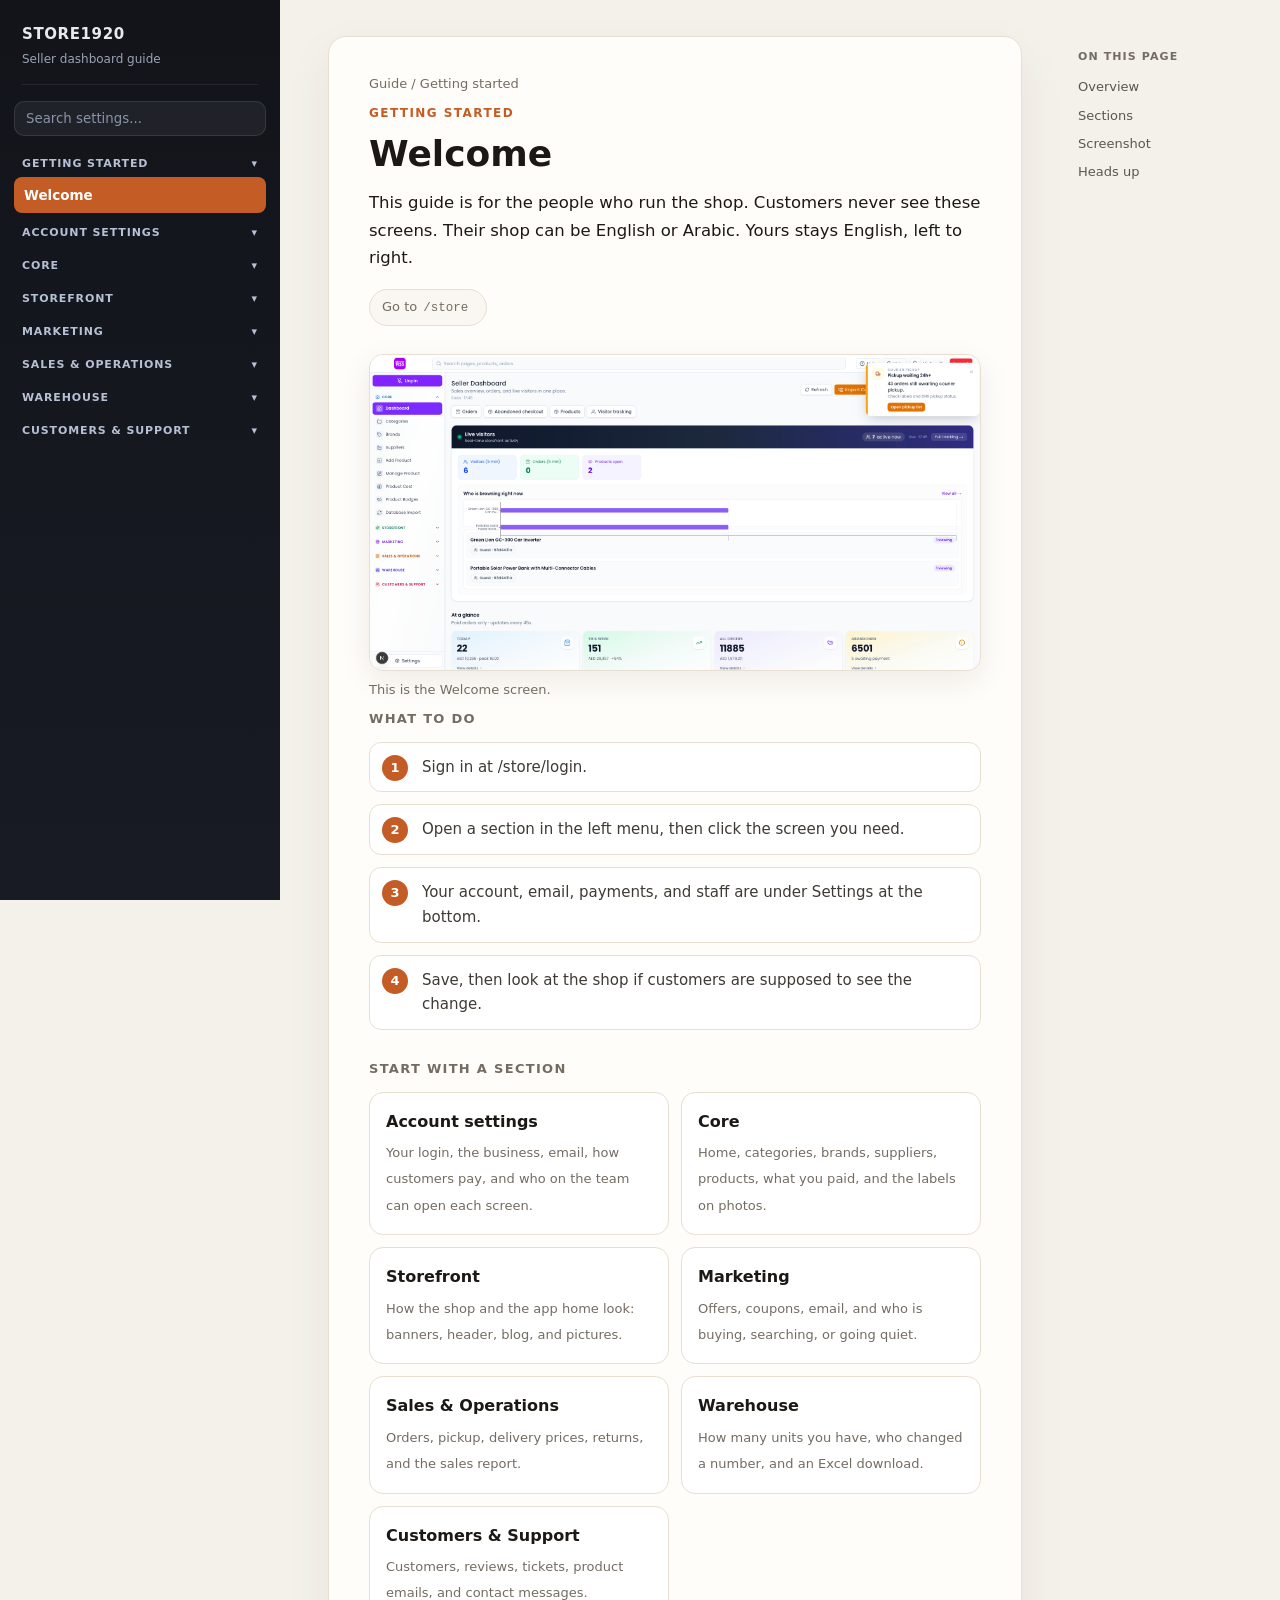
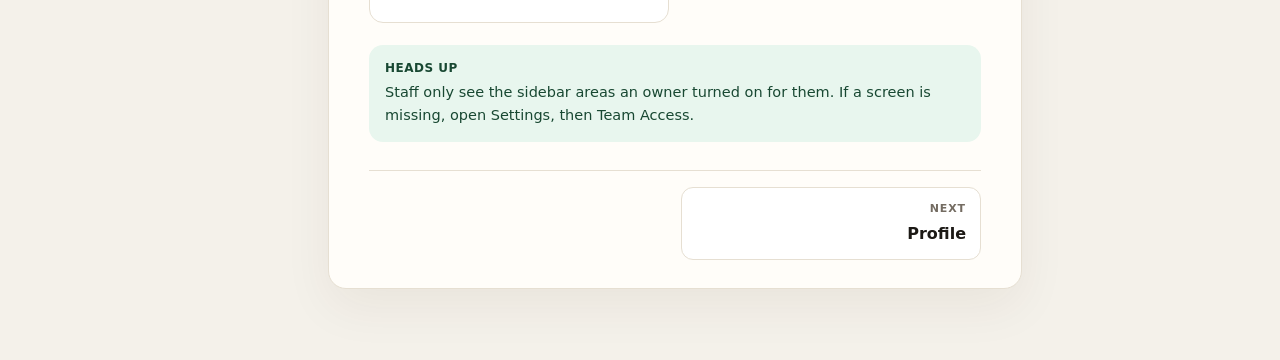
<file: index.html>
<!DOCTYPE html>
<html lang="en">
<head>
  <meta charset="utf-8" />
  <meta name="viewport" content="width=device-width, initial-scale=1" />
  <title>Store1920 Seller Dashboard Documentation</title>
  <link rel="stylesheet" href="guide.css" />
</head>
<body>
  <div class="app">
    <aside class="nav">
      <p class="brand"><b>STORE1920</b><span>Seller dashboard guide</span></p>
      <input class="search" id="search" type="search" placeholder="Search settings..." />
      <div id="tree"></div>
    </aside>
    <main id="content"></main>
    <aside class="page-toc">
      <p>On this page</p>
      <div id="page-toc-links"></div>
    </aside>
  </div>
  <script src="guide-data.js"></script>
  <script src="guide.js"></script>
</body>
</html>
</file>
<file: guide.css>
:root {
      color-scheme: light;
      --nav: #12141a;
      --nav-2: #1c2030;
      --nav-ink: #e7e9ef;
      --nav-muted: #9aa3b5;
      --paper: #f4f1ea;
      --card: #fffdf9;
      --ink: #1c1915;
      --body: #3f3a33;
      --muted: #746c62;
      --line: #e6dfd2;
      --accent: #c45c26;
      --accent-soft: #fff1e6;
      --link: #9a4318;
      --good: #1f6b45;
      --good-soft: #e8f6ee;
    }
    * { box-sizing: border-box; }
    html, body { margin: 0; height: 100%; }
    body {
      color: var(--ink);
      background: var(--paper);
      text-align: left;
      font: 16px/1.65 -apple-system, BlinkMacSystemFont, system-ui, sans-serif;
    }
    button, input { font-family: -apple-system, BlinkMacSystemFont, system-ui, sans-serif; }
    a { color: var(--link); }
    .app { display: grid; grid-template-columns: 280px minmax(0, 1fr) 210px; min-height: 100vh; }
    aside.nav {
      position: sticky; top: 0; height: 100vh; overflow: auto;
      background: linear-gradient(180deg, var(--nav) 0%, #181b24 100%);
      color: var(--nav-ink);
      padding: 22px 14px 36px;
    }
    .brand {
      margin: 0 8px 16px;
      padding-bottom: 14px;
      border-bottom: 1px solid rgba(255,255,255,.08);
    }
    .brand b { display: block; font-family: -apple-system, BlinkMacSystemFont, system-ui, sans-serif; font-size: 15px; letter-spacing: .04em; }
    .brand span { display: block; margin-top: 3px; color: var(--nav-muted); font-family: -apple-system, BlinkMacSystemFont, system-ui, sans-serif; font-size: 12px; }
    .search {
      width: 100%; margin-bottom: 14px;
      border: 1px solid rgba(255,255,255,.1);
      border-radius: 10px;
      background: rgba(255,255,255,.06);
      color: white;
      padding: 9px 11px;
    }
    .search::placeholder { color: #8b93a7; }
    .group { margin-bottom: 6px; }
    .group > button {
      display: flex; width: 100%; align-items: center; justify-content: space-between;
      border: 0; background: transparent; color: #b7c0d4;
      padding: 7px 8px; cursor: pointer;
      font-size: 11px; font-weight: 700; letter-spacing: .08em; text-transform: uppercase;
    }
    .group a.page-link {
      display: block; border-radius: 8px; padding: 7px 10px;
      color: #d5dbe6; font-family: -apple-system, BlinkMacSystemFont, system-ui, sans-serif; font-size: 13.5px;
      text-decoration: none;
    }
    .group a.page-link:hover { background: rgba(255,255,255,.06); color: white; }
    .group a.page-link.active { background: #c45c26; color: white; font-weight: 650; }
    .group.collapsed .links { display: none; }
    main { min-width: 0; padding: 36px 48px 72px; }
    .sheet {
      max-width: 820px;
      background: var(--card);
      border: 1px solid var(--line);
      border-radius: 18px;
      padding: 36px 40px 28px;
      box-shadow: 0 18px 50px rgba(60, 40, 20, .06);
    }
    .crumb { margin: 0 0 10px; color: var(--muted); font-family: -apple-system, BlinkMacSystemFont, system-ui, sans-serif; font-size: 13px; }
    .crumb a { color: var(--muted); text-decoration: none; }
    .kicker {
      margin: 0 0 8px;
      color: var(--accent);
      font-family: -apple-system, BlinkMacSystemFont, system-ui, sans-serif;
      font-size: 12px; font-weight: 700; letter-spacing: .12em; text-transform: uppercase;
    }
    h1 { margin: 0 0 14px; font-size: 36px; line-height: 1.2; font-weight: 700; letter-spacing: 0; text-align: left; }
    .lead, .more, .setting p, .steps li, .tip {
      text-align: left;
      overflow: visible;
      white-space: normal;
      overflow-wrap: break-word;
    }
    .lead { margin: 0 0 18px; color: var(--ink); font-family: -apple-system, BlinkMacSystemFont, system-ui, sans-serif; font-size: 16.5px; line-height: 1.65; }
    .more { margin: 0 0 16px; color: var(--body); font-family: -apple-system, BlinkMacSystemFont, system-ui, sans-serif; font-size: 15.5px; line-height: 1.65; }
    .setting p.point { color: var(--ink); font-size: 15.5px; }
    .setting p.more { margin-top: 6px; font-size: 14.5px; }
    .find {
      display: flex; flex-wrap: wrap; gap: 10px;
      margin: 0 0 26px;
    }
    .find div {
      border: 1px solid var(--line);
      background: #faf7f2;
      border-radius: 999px;
      padding: 6px 12px;
      font-family: -apple-system, BlinkMacSystemFont, system-ui, sans-serif;
      font-size: 13px;
      color: var(--body);
    }
    .find span { color: var(--muted); margin-right: 6px; }
    .path {
      font-family: ui-monospace, SFMono-Regular, Menlo, monospace;
      font-size: 12.5px;
      color: var(--ink);
    }
    h2 {
      margin: 8px 0 12px;
      font-family: -apple-system, BlinkMacSystemFont, system-ui, sans-serif;
      font-size: 13px; font-weight: 750; letter-spacing: .1em; text-transform: uppercase;
      color: var(--muted);
    }
    .steps { margin: 0 0 28px; padding: 0; list-style: none; }
    .steps li {
      position: relative;
      margin: 0 0 12px;
      padding: 12px 14px 12px 52px;
      border: 1px solid var(--line);
      border-radius: 12px;
      background: #fff;
      color: var(--body);
      font-family: -apple-system, BlinkMacSystemFont, system-ui, sans-serif;
      font-size: 15px;
    }
    .steps li::before {
      counter-increment: step;
      content: counter(step);
      position: absolute; left: 12px; top: 12px;
      width: 26px; height: 26px; border-radius: 50%;
      background: var(--accent); color: white;
      font-size: 13px; font-weight: 700; line-height: 26px; text-align: center;
    }
    .steps { counter-reset: step; }
    .setting {
      display: grid;
      grid-template-columns: 46px minmax(0, 1fr);
      align-items: start;
      gap: 12px;
      margin: 0 0 12px;
      padding: 16px 16px 14px;
      border: 1px solid var(--line);
      border-radius: 14px;
      background: linear-gradient(180deg, #fff 0%, #fffaf4 100%);
    }
    .setting-index {
      width: 36px; height: 36px; border-radius: 10px;
      background: var(--accent-soft); color: var(--accent);
      font-family: -apple-system, BlinkMacSystemFont, system-ui, sans-serif;
      font-size: 13px; font-weight: 750;
      display: grid; place-items: center;
    }
    .setting h3 { margin: 2px 0 6px; font-family: -apple-system, BlinkMacSystemFont, system-ui, sans-serif; font-size: 17px; }
    .setting p { margin: 0; color: var(--body); font-family: -apple-system, BlinkMacSystemFont, system-ui, sans-serif; font-size: 15px; line-height: 1.65; }
    .shot { margin: 28px 0 8px; }
    .shot img {
      display: none; width: 100%; height: auto; max-height: none;
      border: 1px solid var(--line); border-radius: 14px; background: #f6f3ee;
      box-shadow: 0 10px 30px rgba(40, 24, 8, .08);
    }
    .shot.ready img, .shot.ready figcaption { display: block; }
    .shot figcaption { display: none; margin-top: 8px; color: var(--muted); font-family: -apple-system, BlinkMacSystemFont, system-ui, sans-serif; font-size: 13px; }
    .shot .shot-help {
      margin: 0; border: 1px dashed #d8d0c4; border-radius: 12px; background: #faf7f2;
      padding: 22px 16px; color: var(--body); text-align: center;
      font-family: -apple-system, BlinkMacSystemFont, system-ui, sans-serif;
    }
    .shot.ready .shot-help { display: none; }
    .tip {
      margin: 22px 0 0;
      border-radius: 14px;
      background: var(--good-soft);
      color: #184832;
      padding: 14px 16px;
      font-family: -apple-system, BlinkMacSystemFont, system-ui, sans-serif;
      font-size: 14.5px;
    }
    .tip strong { display: block; margin-bottom: 2px; letter-spacing: .04em; font-size: 12px; text-transform: uppercase; }
    .cards { display: grid; grid-template-columns: 1fr 1fr; gap: 12px; margin: 8px 0 8px; }
    .card {
      display: block; border: 1px solid var(--line); border-radius: 14px;
      padding: 16px; background: #fff; color: var(--ink); text-decoration: none;
      font-family: -apple-system, BlinkMacSystemFont, system-ui, sans-serif;
    }
    .card:hover { border-color: #e7b089; background: #fff8f2; }
    .card b { display: block; margin-bottom: 4px; font-size: 16px; }
    .card span { color: var(--muted); font-size: 13px; line-height: 1.5; }
    .pager {
      display: grid; grid-template-columns: 1fr 1fr; gap: 12px;
      margin-top: 28px; padding-top: 16px; border-top: 1px solid var(--line);
    }
    .pager a {
      display: block; border: 1px solid var(--line); border-radius: 12px;
      padding: 12px 14px; color: var(--ink); text-decoration: none;
      font-family: -apple-system, BlinkMacSystemFont, system-ui, sans-serif; background: #fff;
    }
    .pager a:hover { border-color: #e7b089; }
    .pager .next { text-align: right; }
    .pager small { display: block; color: var(--muted); font-size: 11px; font-weight: 700; letter-spacing: .08em; text-transform: uppercase; }
    .pager strong { display: block; margin-top: 2px; }
    aside.page-toc {
      position: sticky; top: 0; height: 100vh; padding: 48px 16px 24px 8px;
      font-family: -apple-system, BlinkMacSystemFont, system-ui, sans-serif; font-size: 13px;
    }
    aside.page-toc p { margin: 0 0 10px; color: var(--muted); font-size: 11px; font-weight: 750; letter-spacing: .1em; text-transform: uppercase; }
    aside.page-toc a { display: block; margin: 7px 0; color: #5c564e; text-decoration: none; }
    aside.page-toc a:hover { color: var(--ink); }
    @media (max-width: 1100px) {
      .app { grid-template-columns: 250px minmax(0, 1fr); }
      aside.page-toc { display: none; }
    }
    @media (max-width: 800px) {
      .app { grid-template-columns: 1fr; }
      aside.nav { position: relative; height: auto; }
      main { padding: 16px; }
      .sheet { padding: 22px 16px; }
      h1 { font-size: 32px; }
      .cards { grid-template-columns: 1fr; }
    }
</file>
